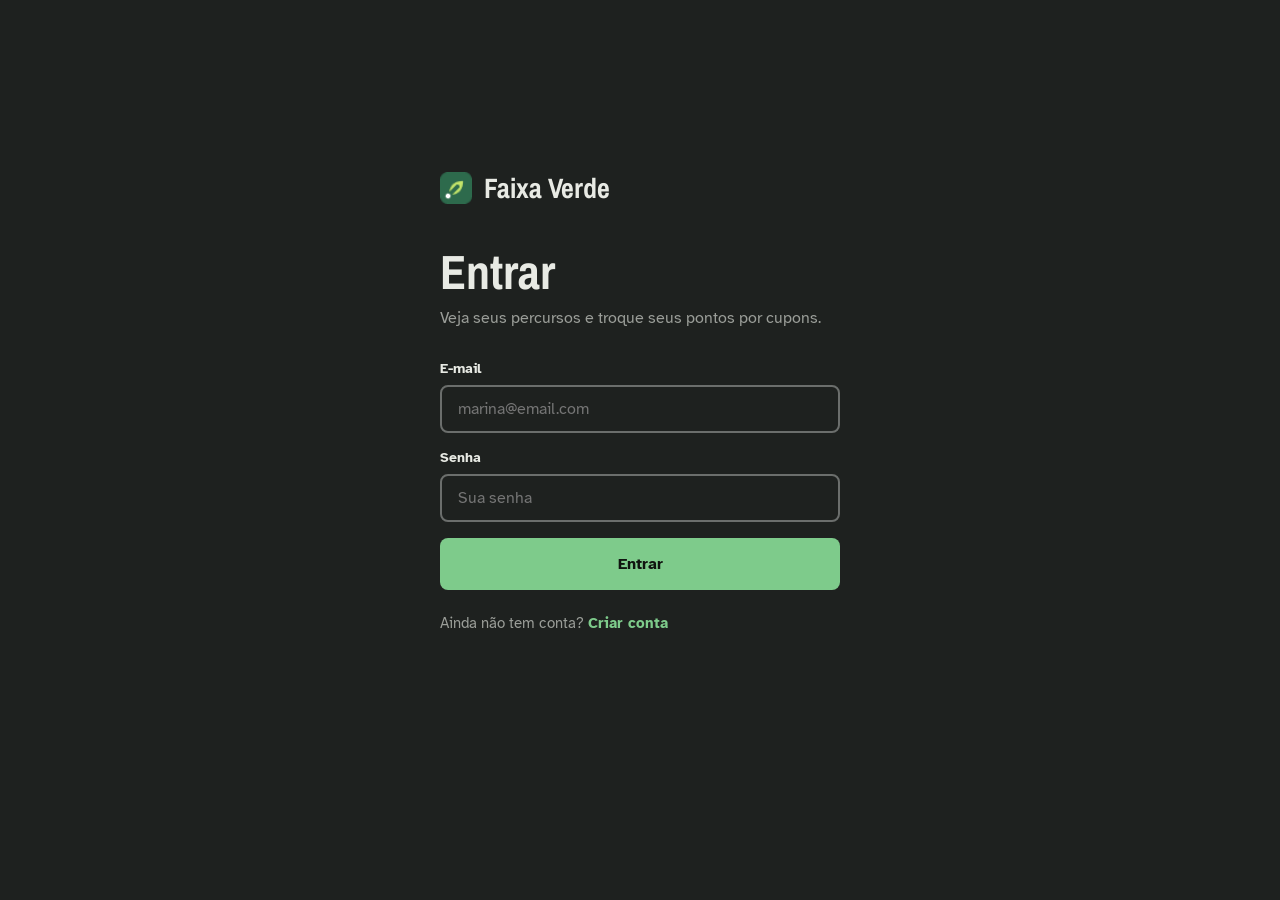
<file: index.html>
<!DOCTYPE html>
<html lang="pt-br">
<head>
    <meta charset="UTF-8">
    <meta name="viewport" content="width=device-width, initial-scale=1.0">
    <link rel="preconnect" href="https://fonts.googleapis.com">
    <link rel="preconnect" href="https://fonts.gstatic.com" crossorigin>
    <link href="https://fonts.googleapis.com/css2?family=Archivo+Narrow:wght@600;700&family=Atkinson+Hyperlegible:wght@400;700&family=JetBrains+Mono:wght@400;500;700&display=swap" rel="stylesheet">
    <link rel="stylesheet" href="./src/css/style.css">
    <title>Faixa Verde | Entrar</title>
</head>
<body>
    <main class="container-login">
        <section class="container-login__conteudo">
            <div class="logo">
                <img class="logo__icone" src="./src/img/logo.png" alt="Logo Faixa Verde">
                <span class="logo__nome">Faixa Verde</span>
            </div>
            <h1 class="container-login__titulo">Entrar</h1>
            <p class="container-login__subtitulo">Veja seus percursos e troque seus pontos por cupons.</p>
            <form id="formulario-login" action="./percursos.html">
                <div class="campo">
                    <label class="campo__rotulo" for="campo-email">E-mail</label>
                    <input class="campo__entrada" id="campo-email" type="email" placeholder="marina@email.com">
                </div>
                <div class="campo">
                    <label class="campo__rotulo" for="campo-senha">Senha</label>
                    <input class="campo__entrada" id="campo-senha" type="password" placeholder="Sua senha">
                </div>
                <button class="botao-principal" id="botao-entrar" type="submit">Entrar</button>
            </form>
            <p class="container-login__rodape">
                Ainda não tem conta?
                <a href="#">Criar conta</a>
            </p>
        </section>
    </main>
    <script src="./src/js/login.js"></script>
</body>
</html>
</file>
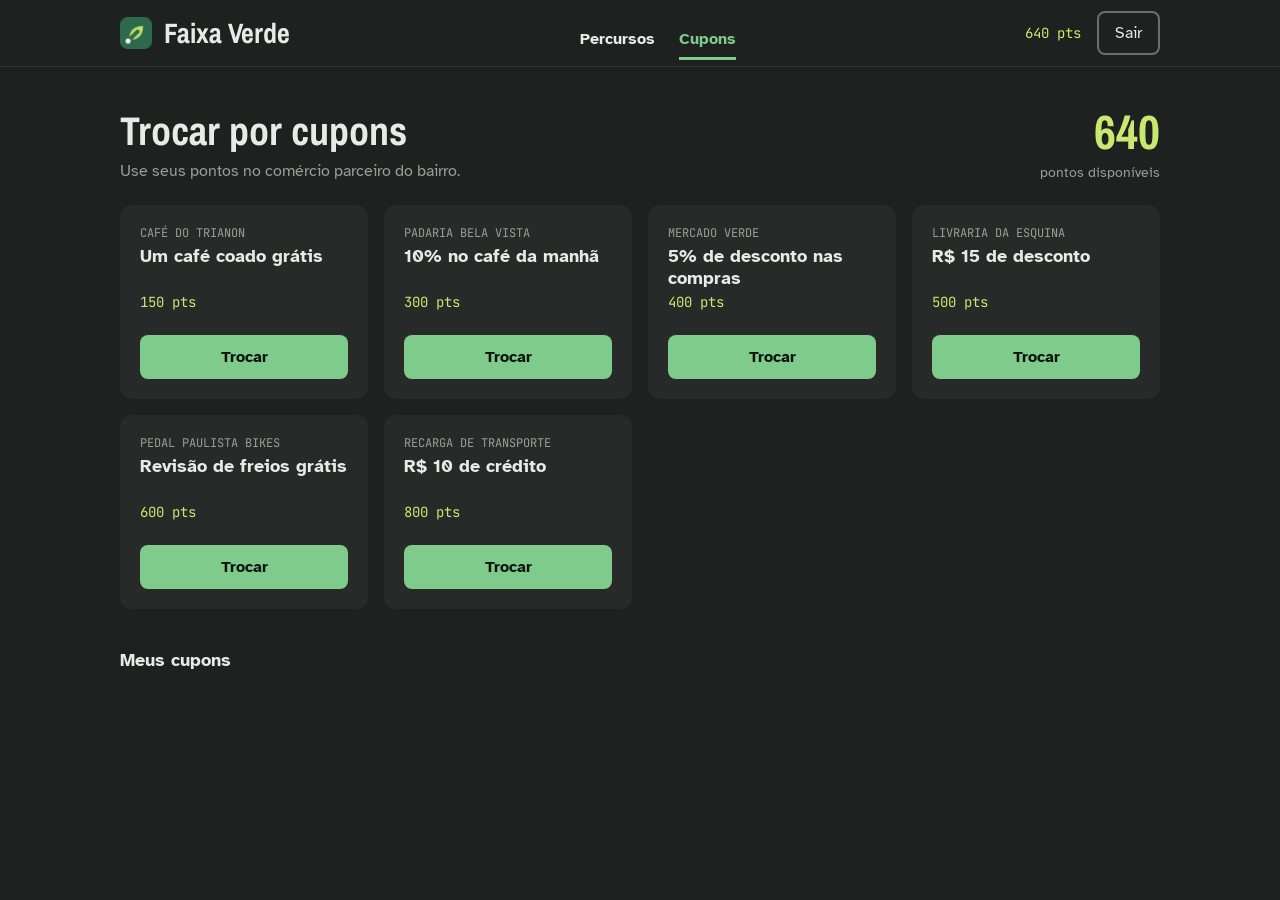
<file: cupons.html>
<!DOCTYPE html>
<html lang="pt-br">
<head>
    <meta charset="UTF-8">
    <meta name="viewport" content="width=device-width, initial-scale=1.0">
    <link rel="preconnect" href="https://fonts.googleapis.com">
    <link rel="preconnect" href="https://fonts.gstatic.com" crossorigin>
    <link href="https://fonts.googleapis.com/css2?family=Archivo+Narrow:wght@600;700&family=Atkinson+Hyperlegible:wght@400;700&family=JetBrains+Mono:wght@400;500;700&display=swap" rel="stylesheet">
    <link rel="stylesheet" href="./src/css/style.css">
    <title>Faixa Verde | Cupons</title>
</head>
<body>
    <header class="container-cabecalho">
        <div class="container-cabecalho__conteudo">
            <div class="logo">
                <img class="logo__icone" src="./src/img/logo.png" alt="Logo Faixa Verde">
                <span class="logo__nome">Faixa Verde</span>
            </div>
            <nav class="container-cabecalho__menu">
                <a class="container-cabecalho__link" href="./percursos.html">Percursos</a>
                <a class="container-cabecalho__link container-cabecalho__link--ativo" href="./cupons.html">Cupons</a>
            </nav>
            <div class="container-cabecalho__usuario">
                <span class="container-cabecalho__pontos" id="pontos-topo">640 pts</span>
                <a class="botao-contorno" href="./index.html">Sair</a>
            </div>
        </div>
    </header>
    <main class="container-pagina">
        <div class="container-cupons__topo">
            <div>
                <h1 class="container-pagina__titulo">Trocar por cupons</h1>
                <p class="container-pagina__subtitulo">Use seus pontos no comércio parceiro do bairro.</p>
            </div>
            <div class="container-cupons__saldo">
                <p class="container-cupons__saldo-numero" id="pontos-disponiveis">640</p>
                <p class="container-cupons__saldo-texto">pontos disponíveis</p>
            </div>
        </div>
        <p class="container-cupons__mensagem" id="mensagem-cupom"></p>
        <ul class="container-cupons__lista">
            <li class="container-cupons__cartao">
                <p class="container-cupons__loja">Café do Trianon</p>
                <h3 class="container-cupons__nome">Um café coado grátis</h3>
                <p class="container-cupons__custo">150 pts</p>
                <button class="container-cupons__botao" id="botao-cupom-1">Trocar</button>
            </li>
            <li class="container-cupons__cartao">
                <p class="container-cupons__loja">Padaria Bela Vista</p>
                <h3 class="container-cupons__nome">10% no café da manhã</h3>
                <p class="container-cupons__custo">300 pts</p>
                <button class="container-cupons__botao" id="botao-cupom-2">Trocar</button>
            </li>
            <li class="container-cupons__cartao">
                <p class="container-cupons__loja">Mercado Verde</p>
                <h3 class="container-cupons__nome">5% de desconto nas compras</h3>
                <p class="container-cupons__custo">400 pts</p>
                <button class="container-cupons__botao" id="botao-cupom-3">Trocar</button>
            </li>
            <li class="container-cupons__cartao">
                <p class="container-cupons__loja">Livraria da Esquina</p>
                <h3 class="container-cupons__nome">R$ 15 de desconto</h3>
                <p class="container-cupons__custo">500 pts</p>
                <button class="container-cupons__botao" id="botao-cupom-4">Trocar</button>
            </li>
            <li class="container-cupons__cartao">
                <p class="container-cupons__loja">Pedal Paulista Bikes</p>
                <h3 class="container-cupons__nome">Revisão de freios grátis</h3>
                <p class="container-cupons__custo">600 pts</p>
                <button class="container-cupons__botao" id="botao-cupom-5">Trocar</button>
            </li>
            <li class="container-cupons__cartao">
                <p class="container-cupons__loja">Recarga de transporte</p>
                <h3 class="container-cupons__nome">R$ 10 de crédito</h3>
                <p class="container-cupons__custo">800 pts</p>
                <button class="container-cupons__botao" id="botao-cupom-6">Trocar</button>
            </li>
        </ul>
        <h2 class="container-pagina__secao container-cupons__secao">Meus cupons</h2>
        <div id="lista-resgatados"></div>
    </main>
    <script src="./src/js/cupons.js"></script>
</body>
</html>
</file>
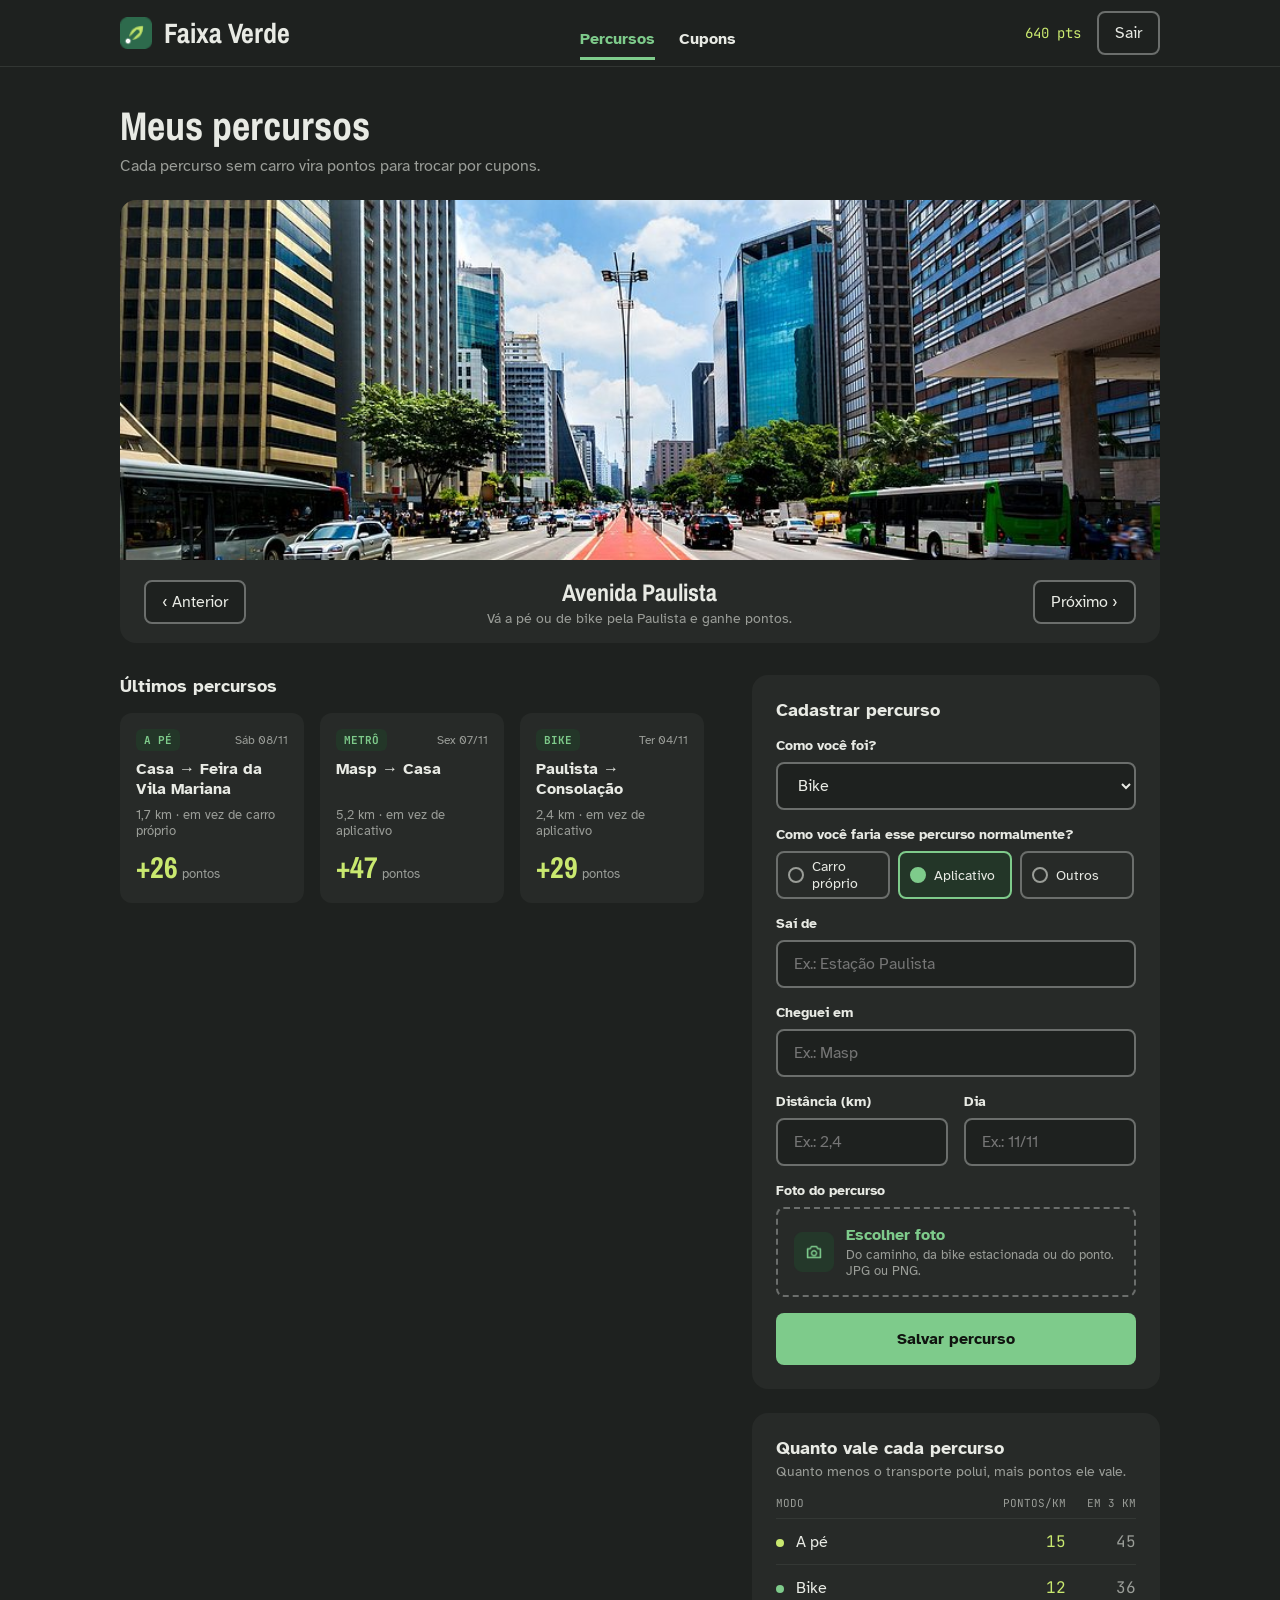
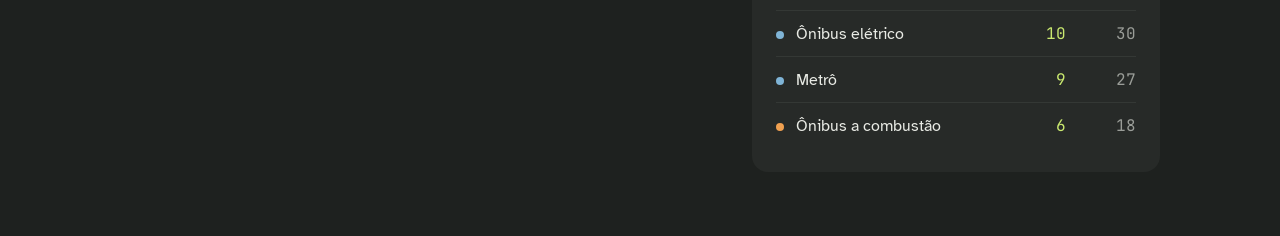
<file: percursos.html>
<!DOCTYPE html>
<html lang="pt-br">
<head>
    <meta charset="UTF-8">
    <meta name="viewport" content="width=device-width, initial-scale=1.0">
    <link rel="preconnect" href="https://fonts.googleapis.com">
    <link rel="preconnect" href="https://fonts.gstatic.com" crossorigin>
    <link href="https://fonts.googleapis.com/css2?family=Archivo+Narrow:wght@600;700&family=Atkinson+Hyperlegible:wght@400;700&family=JetBrains+Mono:wght@400;500;700&display=swap" rel="stylesheet">
    <link rel="stylesheet" href="./src/css/style.css">
    <title>Faixa Verde | Percursos</title>
</head>
<body>
    <header class="container-cabecalho">
        <div class="container-cabecalho__conteudo">
            <div class="logo">
                <img class="logo__icone" src="./src/img/logo.png" alt="Logo Faixa Verde">
                <span class="logo__nome">Faixa Verde</span>
            </div>
            <nav class="container-cabecalho__menu">
                <a class="container-cabecalho__link container-cabecalho__link--ativo" href="./percursos.html">Percursos</a>
                <a class="container-cabecalho__link" href="./cupons.html">Cupons</a>
            </nav>
            <div class="container-cabecalho__usuario">
                <span class="container-cabecalho__pontos" id="pontos-topo">640 pts</span>
                <a class="botao-contorno" href="./index.html">Sair</a>
            </div>
        </div>
    </header>
    <main class="container-pagina">
        <h1 class="container-pagina__titulo">Meus percursos</h1>
        <p class="container-pagina__subtitulo">Cada percurso sem carro vira pontos para trocar por cupons.</p>
        <section class="container-slideshow">
            <img class="container-slideshow__imagem" id="slide-imagem" src="./src/img/slide-1.jpg" alt="Imagem do slideshow">
            <div class="container-slideshow__controles">
                <button class="container-slideshow__botao" id="botao-anterior">‹ Anterior</button>
                <div class="container-slideshow__legenda">
                    <h2 class="container-slideshow__titulo" id="slide-titulo">Avenida Paulista</h2>
                    <p class="container-slideshow__texto" id="slide-texto">Vá a pé ou de bike pela Paulista e ganhe pontos.</p>
                </div>
                <button class="container-slideshow__botao" id="botao-proximo">Próximo ›</button>
            </div>
        </section>
        <div class="container-percursos">
            <section class="container-percursos__esquerda">
                <h2 class="container-pagina__secao">Últimos percursos</h2>
                <ul class="container-percursos__lista" id="lista-percursos">
                    <li class="container-percursos__cartao">
                        <div class="container-percursos__topo">
                            <span class="container-percursos__etiqueta">A pé</span>
                            <span class="container-percursos__dia">Sáb 08/11</span>
                        </div>
                        <h3 class="container-percursos__nome">Casa → Feira da Vila Mariana</h3>
                        <p class="container-percursos__detalhe">1,7 km · em vez de carro próprio</p>
                        <p class="container-percursos__pontos">
                            <span class="container-percursos__pontos-numero">+26</span>
                            <span class="container-percursos__pontos-texto"> pontos</span>
                        </p>
                    </li>
                    <li class="container-percursos__cartao">
                        <div class="container-percursos__topo">
                            <span class="container-percursos__etiqueta">Metrô</span>
                            <span class="container-percursos__dia">Sex 07/11</span>
                        </div>
                        <h3 class="container-percursos__nome">Masp → Casa</h3>
                        <p class="container-percursos__detalhe">5,2 km · em vez de aplicativo</p>
                        <p class="container-percursos__pontos">
                            <span class="container-percursos__pontos-numero">+47</span>
                            <span class="container-percursos__pontos-texto"> pontos</span>
                        </p>
                    </li>
                    <li class="container-percursos__cartao">
                        <div class="container-percursos__topo">
                            <span class="container-percursos__etiqueta">Bike</span>
                            <span class="container-percursos__dia">Ter 04/11</span>
                        </div>
                        <h3 class="container-percursos__nome">Paulista → Consolação</h3>
                        <p class="container-percursos__detalhe">2,4 km · em vez de aplicativo</p>
                        <p class="container-percursos__pontos">
                            <span class="container-percursos__pontos-numero">+29</span>
                            <span class="container-percursos__pontos-texto"> pontos</span>
                        </p>
                    </li>
                </ul>
            </section>
            <aside class="container-percursos__direita">
                <form class="container-formulario" id="formulario-percurso">
                    <h2 class="container-formulario__titulo">Cadastrar percurso</h2>
                    <div class="campo">
                        <label class="campo__rotulo" for="campo-modo">Como você foi?</label>
                        <select class="campo__entrada" id="campo-modo">
                            <option>A pé</option>
                            <option selected>Bike</option>
                            <option>Ônibus elétrico</option>
                            <option>Metrô</option>
                            <option>Ônibus a combustão</option>
                        </select>
                    </div>
                    <div class="campo">
                        <p class="campo__rotulo">Como você faria esse percurso normalmente?</p>
                        <div class="opcoes">
                            <label class="opcao">
                                <input class="opcao__entrada" id="radio-carro" type="radio" name="normalmente">
                                <span class="opcao__caixa">Carro próprio</span>
                            </label>
                            <label class="opcao">
                                <input class="opcao__entrada" id="radio-aplicativo" type="radio" name="normalmente" checked>
                                <span class="opcao__caixa">Aplicativo</span>
                            </label>
                            <label class="opcao">
                                <input class="opcao__entrada" id="radio-outros" type="radio" name="normalmente">
                                <span class="opcao__caixa">Outros</span>
                            </label>
                        </div>
                    </div>
                    <div class="campo">
                        <label class="campo__rotulo" for="campo-origem">Saí de</label>
                        <input class="campo__entrada" id="campo-origem" type="text" placeholder="Ex.: Estação Paulista">
                    </div>
                    <div class="campo">
                        <label class="campo__rotulo" for="campo-destino">Cheguei em</label>
                        <input class="campo__entrada" id="campo-destino" type="text" placeholder="Ex.: Masp">
                    </div>
                    <div class="campo-duplo">
                        <div class="campo">
                            <label class="campo__rotulo" for="campo-distancia">Distância (km)</label>
                            <input class="campo__entrada" id="campo-distancia" type="number" step="0.1" placeholder="Ex.: 2,4">
                        </div>
                        <div class="campo">
                            <label class="campo__rotulo" for="campo-dia">Dia</label>
                            <input class="campo__entrada" id="campo-dia" type="text" placeholder="Ex.: 11/11">
                        </div>
                    </div>
                    <div class="campo">
                        <p class="campo__rotulo">Foto do percurso</p>
                        <label class="container-formulario__foto" id="caixa-foto" for="campo-foto">
                            <img class="container-formulario__foto-icone" src="./src/img/camera.png" alt="Câmera">
                            <div class="container-formulario__foto-textos">
                                <strong class="container-formulario__foto-titulo">Escolher foto</strong>
                                <span class="container-formulario__foto-descricao" id="texto-foto">Do caminho, da bike estacionada ou do ponto. JPG ou PNG.</span>
                            </div>
                        </label>
                        <input class="container-formulario__foto-arquivo" id="campo-foto" type="file" accept="image/png, image/jpeg">
                    </div>
                    <button class="botao-principal" id="botao-salvar" type="button">Salvar percurso</button>
                </form>
                <section class="container-tabela">
                    <h2 class="container-tabela__titulo">Quanto vale cada percurso</h2>
                    <p class="container-tabela__subtitulo">Quanto menos o transporte polui, mais pontos ele vale.</p>
                    <div class="container-tabela__linha container-tabela__linha--titulo">
                        <span class="container-tabela__nome">Modo</span>
                        <span class="container-tabela__pontos">Pontos/km</span>
                        <span class="container-tabela__total">Em 3 km</span>
                    </div>
                    <div class="container-tabela__linha">
                        <span class="container-tabela__nome">
                            <span class="container-tabela__bolinha container-tabela__bolinha--lima"></span>
                            A pé
                        </span>
                        <span class="container-tabela__pontos">15</span>
                        <span class="container-tabela__total">45</span>
                    </div>
                    <div class="container-tabela__linha">
                        <span class="container-tabela__nome">
                            <span class="container-tabela__bolinha container-tabela__bolinha--verde"></span>
                            Bike
                        </span>
                        <span class="container-tabela__pontos">12</span>
                        <span class="container-tabela__total">36</span>
                    </div>
                    <div class="container-tabela__linha">
                        <span class="container-tabela__nome">
                            <span class="container-tabela__bolinha container-tabela__bolinha--azul"></span>
                            Ônibus elétrico
                        </span>
                        <span class="container-tabela__pontos">10</span>
                        <span class="container-tabela__total">30</span>
                    </div>
                    <div class="container-tabela__linha">
                        <span class="container-tabela__nome">
                            <span class="container-tabela__bolinha container-tabela__bolinha--azul"></span>
                            Metrô
                        </span>
                        <span class="container-tabela__pontos">9</span>
                        <span class="container-tabela__total">27</span>
                    </div>
                    <div class="container-tabela__linha">
                        <span class="container-tabela__nome">
                            <span class="container-tabela__bolinha container-tabela__bolinha--laranja"></span>
                            Ônibus a combustão
                        </span>
                        <span class="container-tabela__pontos">6</span>
                        <span class="container-tabela__total">18</span>
                    </div>
                </section>
            </aside>
        </div>
    </main>
    <script src="./src/js/slide.js"></script>
    <script src="./src/js/percursos.js"></script>
</body>
</html>
</file>
<file: src/css/style.css>
* {
    box-sizing: border-box;
}

body {
    margin: 0;
    padding: 0;
    background-color: #1e211f;
    color: #e8eae4;
    font-family: 'Atkinson Hyperlegible', 'Segoe UI', sans-serif;
    font-size: 16px;
}

h1,
h2,
h3,
p,
ul {
    margin: 0;
    padding: 0;
}

ul {
    list-style: none;
}

.logo {
    display: flex;
    align-items: center;
    gap: 12px;
}

.logo__icone {
    width: 32px;
    height: 32px;
}

.logo__nome {
    font-family: 'Archivo Narrow', sans-serif;
    font-size: 28px;
    font-weight: 700;
}

.campo {
    margin-bottom: 16px;
}

.campo__rotulo {
    display: block;
    margin-bottom: 8px;
    font-size: 14px;
    font-weight: 700;
}

.campo__entrada {
    width: 360px;
    height: 48px;
    padding: 0 16px;
    background-color: #1e211f;
    color: #e8eae4;
    border: 2px solid #6b6e6c;
    border-radius: 8px;
    font-family: 'Atkinson Hyperlegible', 'Segoe UI', sans-serif;
    font-size: 16px;
}

.campo-duplo {
    display: flex;
    gap: 16px;
}

.campo-duplo .campo,
.campo-duplo .campo__entrada {
    width: 172px;
}

.botao-principal {
    width: 360px;
    height: 52px;
    background-color: #7ecb8b;
    color: #101410;
    border: none;
    border-radius: 8px;
    font-family: 'Atkinson Hyperlegible', 'Segoe UI', sans-serif;
    font-size: 16px;
    font-weight: 700;
    cursor: pointer;
}

.botao-principal:hover {
    background-color: #9bdba6;
}

.botao-contorno {
    padding: 10px 16px;
    color: #e8eae4;
    border: 2px solid #6b6e6c;
    border-radius: 8px;
    text-decoration: none;
}

.botao-contorno:hover {
    border-color: #7ecb8b;
}

.container-login {
    height: 800px;
    display: flex;
    justify-content: center;
    align-items: center;
}

.container-login__conteudo {
    width: 400px;
}

.container-login__titulo {
    margin-top: 32px;
    font-family: 'Archivo Narrow', sans-serif;
    font-size: 48px;
    font-weight: 700;
}

.container-login__subtitulo {
    margin-top: 4px;
    margin-bottom: 32px;
    color: #9a9d98;
}

.container-login .campo__entrada,
.container-login .botao-principal {
    width: 400px;
}

.container-login__rodape {
    margin-top: 24px;
    color: #9a9d98;
    font-size: 15px;
}

.container-login__rodape a {
    color: #7ecb8b;
    font-weight: 700;
    text-decoration: none;
}

.container-cabecalho {
    border-bottom: 1px solid #323633;
}

.container-cabecalho__conteudo {
    max-width: 1072px;
    height: 66px;
    margin: 0 auto;
    padding: 0 16px;
    display: flex;
    justify-content: space-between;
    align-items: center;
}

.container-cabecalho__menu {
    display: flex;
    gap: 24px;
}

.container-cabecalho__link {
    padding: 22px 0 8px 0;
    color: #e8eae4;
    border-bottom: 3px solid #1e211f;
    font-weight: 700;
    text-decoration: none;
}

.container-cabecalho__link--ativo {
    color: #7ecb8b;
    border-bottom: 3px solid #7ecb8b;
}

.container-cabecalho__usuario {
    display: flex;
    align-items: center;
    gap: 16px;
}

.container-cabecalho__pontos {
    color: #c9e86f;
    font-family: 'JetBrains Mono', monospace;
    font-size: 14px;
}

.container-pagina {
    max-width: 1072px;
    margin: 0 auto;
    padding: 32px 16px 64px 16px;
}

.container-pagina__titulo {
    font-family: 'Archivo Narrow', sans-serif;
    font-size: 40px;
    font-weight: 700;
}

.container-pagina__subtitulo {
    margin-top: 4px;
    color: #9a9d98;
}

.container-pagina__secao {
    margin-bottom: 16px;
    font-size: 18px;
    font-weight: 700;
}

.container-slideshow {
    width: 1040px;
    margin: 24px 0 32px 0;
    background-color: #272a28;
    border-radius: 16px;
    overflow: hidden;
}

.container-slideshow__imagem {
    display: block;
    width: 1040px;
    height: 360px;
    object-fit: cover;
}

.container-slideshow__controles {
    padding: 16px 24px;
    display: flex;
    justify-content: space-between;
    align-items: center;
}

.container-slideshow__legenda {
    text-align: center;
}

.container-slideshow__titulo {
    font-family: 'Archivo Narrow', sans-serif;
    font-size: 24px;
    font-weight: 700;
}

.container-slideshow__texto {
    margin-top: 2px;
    color: #9a9d98;
    font-size: 14px;
}

.container-slideshow__botao {
    padding: 10px 16px;
    background-color: #1e211f;
    color: #e8eae4;
    border: 2px solid #6b6e6c;
    border-radius: 8px;
    font-family: 'Atkinson Hyperlegible', 'Segoe UI', sans-serif;
    font-size: 16px;
    cursor: pointer;
}

.container-slideshow__botao:hover {
    border-color: #7ecb8b;
}

.container-percursos {
    display: flex;
    align-items: flex-start;
    gap: 48px;
}

.container-percursos__esquerda {
    width: 584px;
}

.container-percursos__direita {
    width: 408px;
    display: flex;
    flex-direction: column;
    gap: 24px;
}

.container-percursos__lista {
    display: flex;
    flex-wrap: wrap;
    gap: 16px;
}

.container-percursos__cartao {
    width: 184px;
    padding: 16px;
    background-color: #272a28;
    border-radius: 12px;
}

.container-percursos__topo {
    margin-bottom: 8px;
    display: flex;
    justify-content: space-between;
    align-items: center;
}

.container-percursos__etiqueta {
    padding: 4px 8px;
    background-color: #233628;
    color: #7ecb8b;
    border-radius: 6px;
    font-family: 'JetBrains Mono', monospace;
    font-size: 11px;
    font-weight: 700;
    text-transform: uppercase;
}

.container-percursos__dia {
    color: #9a9d98;
    font-size: 12px;
}

.container-percursos__nome {
    min-height: 40px;
    margin-bottom: 8px;
    font-size: 16px;
    font-weight: 700;
}

.container-percursos__detalhe {
    min-height: 40px;
    color: #9a9d98;
    font-size: 13px;
}

.container-percursos__pontos-numero {
    color: #c9e86f;
    font-family: 'Archivo Narrow', sans-serif;
    font-size: 30px;
    font-weight: 700;
}

.container-percursos__pontos-texto {
    color: #9a9d98;
    font-size: 13px;
}

.container-formulario {
    padding: 24px;
    background-color: #272a28;
    border-radius: 16px;
}

.container-formulario__titulo {
    margin-bottom: 16px;
    font-size: 18px;
    font-weight: 700;
}

.opcoes {
    display: flex;
    gap: 8px;
}

.opcao {
    width: 114px;
}

.opcao__entrada {
    position: absolute;
    opacity: 0;
}

.opcao__caixa {
    height: 48px;
    padding: 0 10px;
    border: 2px solid #6b6e6c;
    border-radius: 8px;
    display: flex;
    align-items: center;
    gap: 8px;
    font-size: 14px;
    cursor: pointer;
}

.opcao__caixa::before {
    content: '';
    width: 12px;
    height: 12px;
    min-width: 12px;
    border: 2px solid #9a9d98;
    border-radius: 8px;
}

.opcao__entrada:checked + .opcao__caixa {
    background-color: #233628;
    border-color: #7ecb8b;
}

.opcao__entrada:checked + .opcao__caixa::before {
    background-color: #7ecb8b;
    border-color: #7ecb8b;
}

.container-formulario__foto {
    padding: 16px;
    border: 2px dashed #6b6e6c;
    border-radius: 8px;
    display: flex;
    align-items: center;
    gap: 12px;
    cursor: pointer;
}

.container-formulario__foto-icone {
    width: 40px;
    height: 40px;
}

.container-formulario__foto-textos {
    display: flex;
    flex-direction: column;
    gap: 2px;
}

.container-formulario__foto-titulo {
    color: #7ecb8b;
}

.container-formulario__foto-descricao {
    color: #9a9d98;
    font-size: 13px;
}

.container-formulario__foto-arquivo {
    display: none;
}

.container-tabela {
    padding: 24px;
    background-color: #272a28;
    border-radius: 16px;
}

.container-tabela__titulo {
    font-size: 18px;
    font-weight: 700;
}

.container-tabela__subtitulo {
    margin: 4px 0 16px 0;
    color: #9a9d98;
    font-size: 14px;
}

.container-tabela__linha {
    padding: 12px 0;
    border-top: 1px solid #343835;
    display: flex;
    align-items: center;
}

.container-tabela__linha--titulo {
    padding: 0 0 8px 0;
    border-top: none;
    color: #9a9d98;
    font-family: 'JetBrains Mono', monospace;
    font-size: 11px;
    text-transform: uppercase;
}

.container-tabela__nome {
    width: 200px;
}

.container-tabela__bolinha {
    width: 8px;
    height: 8px;
    margin-right: 8px;
    border-radius: 4px;
    display: inline-block;
}

.container-tabela__bolinha--lima {
    background-color: #c9e86f;
}

.container-tabela__bolinha--verde {
    background-color: #7ecb8b;
}

.container-tabela__bolinha--azul {
    background-color: #7fb4d6;
}

.container-tabela__bolinha--laranja {
    background-color: #f0a050;
}

.container-tabela__pontos {
    width: 90px;
    color: #c9e86f;
    font-family: 'JetBrains Mono', monospace;
    text-align: right;
}

.container-tabela__total {
    width: 70px;
    color: #9a9d98;
    font-family: 'JetBrains Mono', monospace;
    text-align: right;
}

.container-tabela__linha--titulo .container-tabela__pontos {
    color: #9a9d98;
}

.container-cupons__topo {
    display: flex;
    justify-content: space-between;
    align-items: flex-end;
}

.container-cupons__saldo {
    text-align: right;
}

.container-cupons__saldo-numero {
    color: #c9e86f;
    font-family: 'Archivo Narrow', sans-serif;
    font-size: 48px;
    font-weight: 700;
}

.container-cupons__saldo-texto {
    color: #9a9d98;
    font-size: 14px;
}

.container-cupons__mensagem {
    margin-top: 24px;
    padding: 14px 16px;
    background-color: #233628;
    border-radius: 8px;
    font-weight: 700;
    display: none;
}

.container-cupons__lista {
    margin-top: 24px;
    display: flex;
    flex-wrap: wrap;
    gap: 16px;
}

.container-cupons__cartao {
    width: 248px;
    padding: 20px;
    background-color: #272a28;
    border-radius: 12px;
}

.container-cupons__loja {
    color: #9a9d98;
    font-family: 'JetBrains Mono', monospace;
    font-size: 12px;
    text-transform: uppercase;
}

.container-cupons__nome {
    min-height: 48px;
    margin-top: 4px;
    font-size: 18px;
    font-weight: 700;
}

.container-cupons__custo {
    margin-bottom: 24px;
    color: #c9e86f;
    font-family: 'JetBrains Mono', monospace;
    font-size: 14px;
}

.container-cupons__botao {
    width: 208px;
    height: 44px;
    background-color: #7ecb8b;
    color: #101410;
    border: none;
    border-radius: 8px;
    font-family: 'Atkinson Hyperlegible', 'Segoe UI', sans-serif;
    font-size: 16px;
    font-weight: 700;
    cursor: pointer;
}

.container-cupons__botao:hover {
    background-color: #9bdba6;
}

.container-cupons__secao {
    margin-top: 40px;
}

.container-cupons__resgatado {
    padding: 16px 0;
    border-bottom: 1px solid #343835;
    display: flex;
    justify-content: space-between;
    align-items: center;
}

.container-cupons__resgatado-nome {
    font-weight: 700;
}

.container-cupons__resgatado-loja {
    color: #9a9d98;
    font-size: 14px;
    text-transform: uppercase;
}

.container-cupons__codigo {
    color: #c9e86f;
    font-family: 'JetBrains Mono', monospace;
    font-size: 24px;
}
</file>
